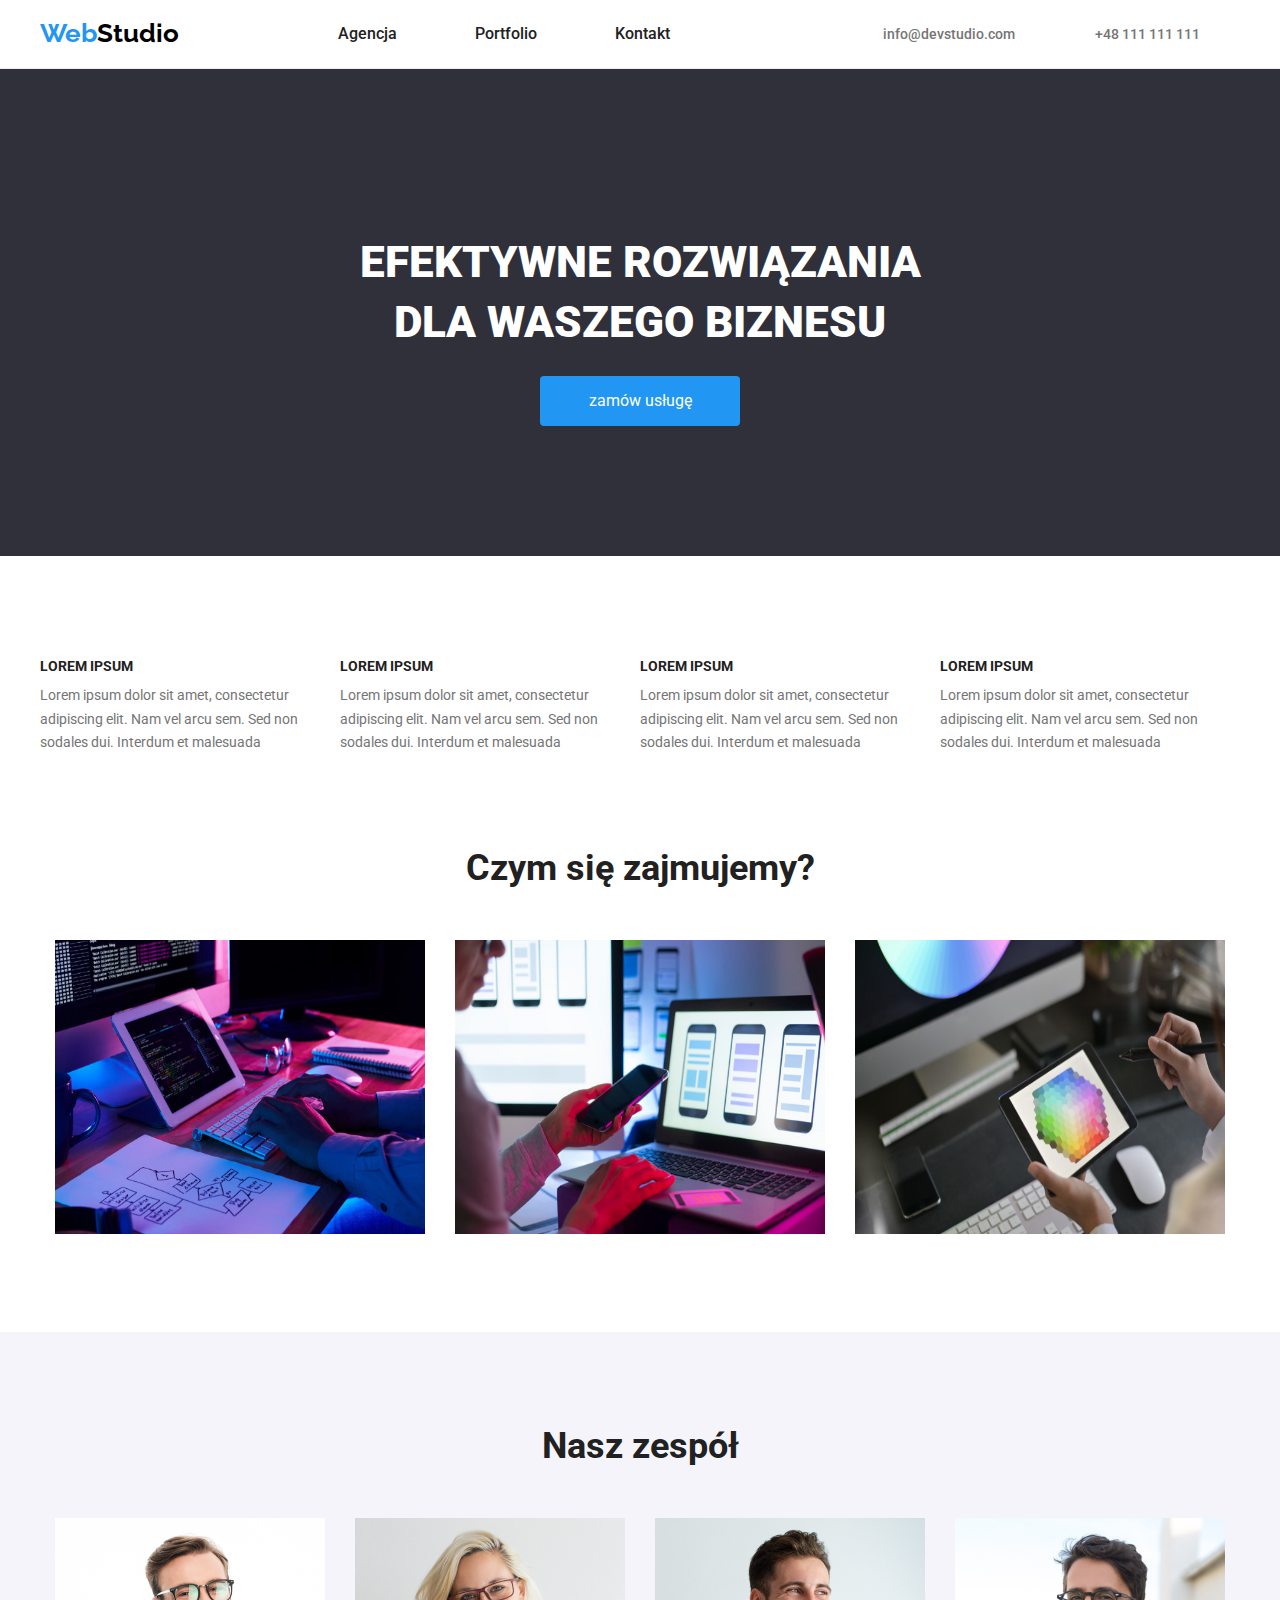
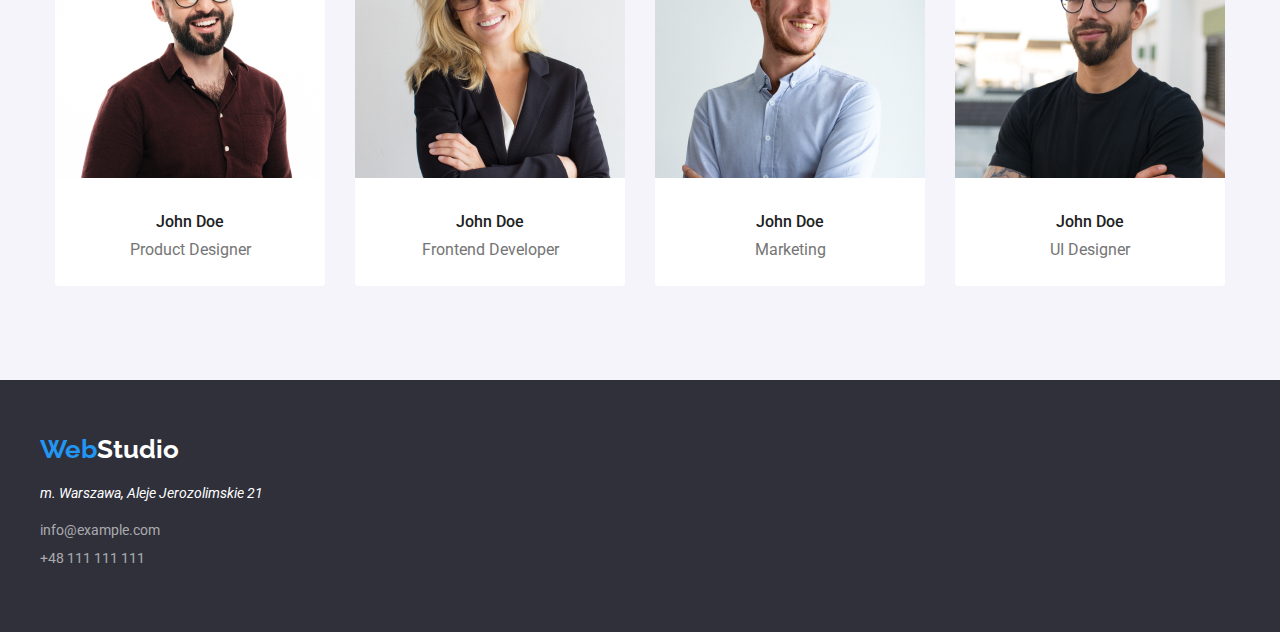
<file: index.html>
<!DOCTYPE html>
<html lang="pl">
  <head>
    <meta charset="UTF-8" />
    <meta http-equiv="X-UA-Compatible" content="IE=edge" />
    <meta name="viewport" content="width=device-width, initial-scale=1.0" />
    <title>Document</title>
    <link rel="stylesheet" href="CSS/modern-normalize.css" />
    <link rel="stylesheet" href=CSS/styles.css>
    <link rel="preconnect" href="https://fonts.googleapis.com" />
    <link rel="preconnect" href="https://fonts.gstatic.com" crossorigin />
    <link
      href="https://fonts.googleapis.com/css2?family=Raleway:ital,wght@0,700;1,700&family=Roboto:ital,wght@0,400;0,500;0,700;0,900;1,400;1,500;1,700;1,900&display=swap"
      rel="stylesheet"
    />
  </head>
  <body>
    <header>
      <div class="header-wrapper container">
        <a class="logo-webstudio" href="index.html"
          >Web<span class="logo_studio">Studio</span></a
        >
        <ul class="navigation">
          <li><a class="navigation-links" href="#">Agencja</a></li>
          <li>
            <a class="navigation-links" href="portfolio.html">Portfolio</a>
          </li>
          <li><a class="navigation-links" href="#">Kontakt</a></li>
        </ul>
        <ul class="mail-tel-container">
          <li>
            <a class="mail_tel_top" href="mailto:info@devstudio.com"
              >info@devstudio.com</a
            >
          </li>
          <li>
            <a class="mail_tel_top" href="+48111111111">+48 111 111 111</a>
          </li>
        </ul>
      </div>
    </header>
    <main>
      <section class="h1-section">
        <h1 class="h1-text container">
          EFEKTYWNE ROZWIĄZANIA<br />DLA WASZEGO BIZNESU
        </h1>
        <button class="button-order-service" type="button">zamów usługę</button>
      </section>
      <!--nasze atuty english:assets-->
      <section>
        <ul class="assets-container">
          <li>
            <h4 class="atuty">LOREM IPSUM</h4>
            <p class="atuty-description">
              Lorem ipsum dolor sit amet, consectetur adipiscing elit. Nam vel
              arcu sem. Sed non sodales dui. Interdum et malesuada
            </p>
          </li>
          <li>
            <h4 class="atuty">LOREM IPSUM</h4>
            <p class="atuty-description">
              Lorem ipsum dolor sit amet, consectetur adipiscing elit. Nam vel
              arcu sem. Sed non sodales dui. Interdum et malesuada
            </p>
          </li>
          <li>
            <h4 class="atuty">LOREM IPSUM</h4>
            <p class="atuty-description">
              Lorem ipsum dolor sit amet, consectetur adipiscing elit. Nam vel
              arcu sem. Sed non sodales dui. Interdum et malesuada
            </p>
          </li>
          <li>
            <h4 class="atuty">LOREM IPSUM</h4>
            <p class="atuty-description">
              Lorem ipsum dolor sit amet, consectetur adipiscing elit. Nam vel
              arcu sem. Sed non sodales dui. Interdum et malesuada
            </p>
          </li>
        </ul>
      </section>
      <!--CZYM SIĘ ZAJMUJEMY-->
      <section>
        <div class="what-we-do-wrapper section">
          <h2 class="what-we-do-header">Czym się zajmujemy?</h2>
          <ul class="what-we-do-list">
            <li>
              <img
                width="370"
                height="294"
                src="images/programmer.jfif"
                alt=" close-up-image-programer-working-his-desk-office"
              />
            </li>
            <li>
              <img
                width="370"
                height="294"
                src="images/phone_in_hand.jfif"
                alt=" web-ui-designers-are-developing-application-smartphones-team-creators-is-working-interface-mobile-phones"
              />
            </li>
            <li>
              <img
                width="370"
                height="294"
                src="images/tablet_colours.jfif"
                alt="creative-artist-web-design-with-working-colour-selection-graphic-tablet"
              />
            </li>
          </ul>
        </div>
      </section>
      <!--NASZ ZESPÓŁ-->
      <section>
        <div class="team-container section">
          <h2 class="team-header">Nasz zespół</h2>
          <ul class="our-team-list">
            <li>
              <div class="box-for-picture">
                <img
                  width="270"
                  height="260"
                  src="images\product_designer_1.jpg"
                  alt="John Doe Product designer"
                />
                <p class="people">John Doe</p>
                <p class="job-name">Product Designer</p>
              </div>
            </li>
            <li>
              <div class="box-for-picture">
                <img
                  width="270"
                  height="260"
                  src="images\frontend_developer_2.jpg"
                  alt="John Doe frontend developer"
                />
                <p class="people">John Doe</p>
                <p class="job-name">Frontend Developer</p>
              </div>
            </li>
            <li>
              <div class="box-for-picture">
                <img
                  width="270"
                  height="260"
                  src="images\marketing_3.jpg"
                  alt="John Doe marketing"
                />
                <p class="people">John Doe</p>
                <p class="job-name">Marketing</p>
              </div>
            </li>
            <li>
              <div class="box-for-picture">
                <img
                  width="270"
                  height="260"
                  src="images\ui-_designer_4.jpg"
                  alt="John Doe marketing"
                />
                <p class="people">John Doe</p>
                <p class="job-name">UI Designer</p>
              </div>
            </li>
          </ul>
        </div>
      </section>
    </main>
    <footer class="footer-container">
      <div class="footer-text">
        <div class="logo-webstudio-footer">
          Web<span class="logo_studio_footer">Studio</span>
        </div>
        <address class="footer-adress">
          m. Warszawa, Aleje Jerozolimskie 21
        </address>
        <p>
          <a class="mail_tel_footer" href="mailto:info@example.com"
            >info@example.com</a
          >
        </p>
        <p>
          <a class="mail_tel_footer" href="+48111111111">+48 111 111 111</a>
        </p>
      </div>
    </footer>
  </body>
</html>
</file>
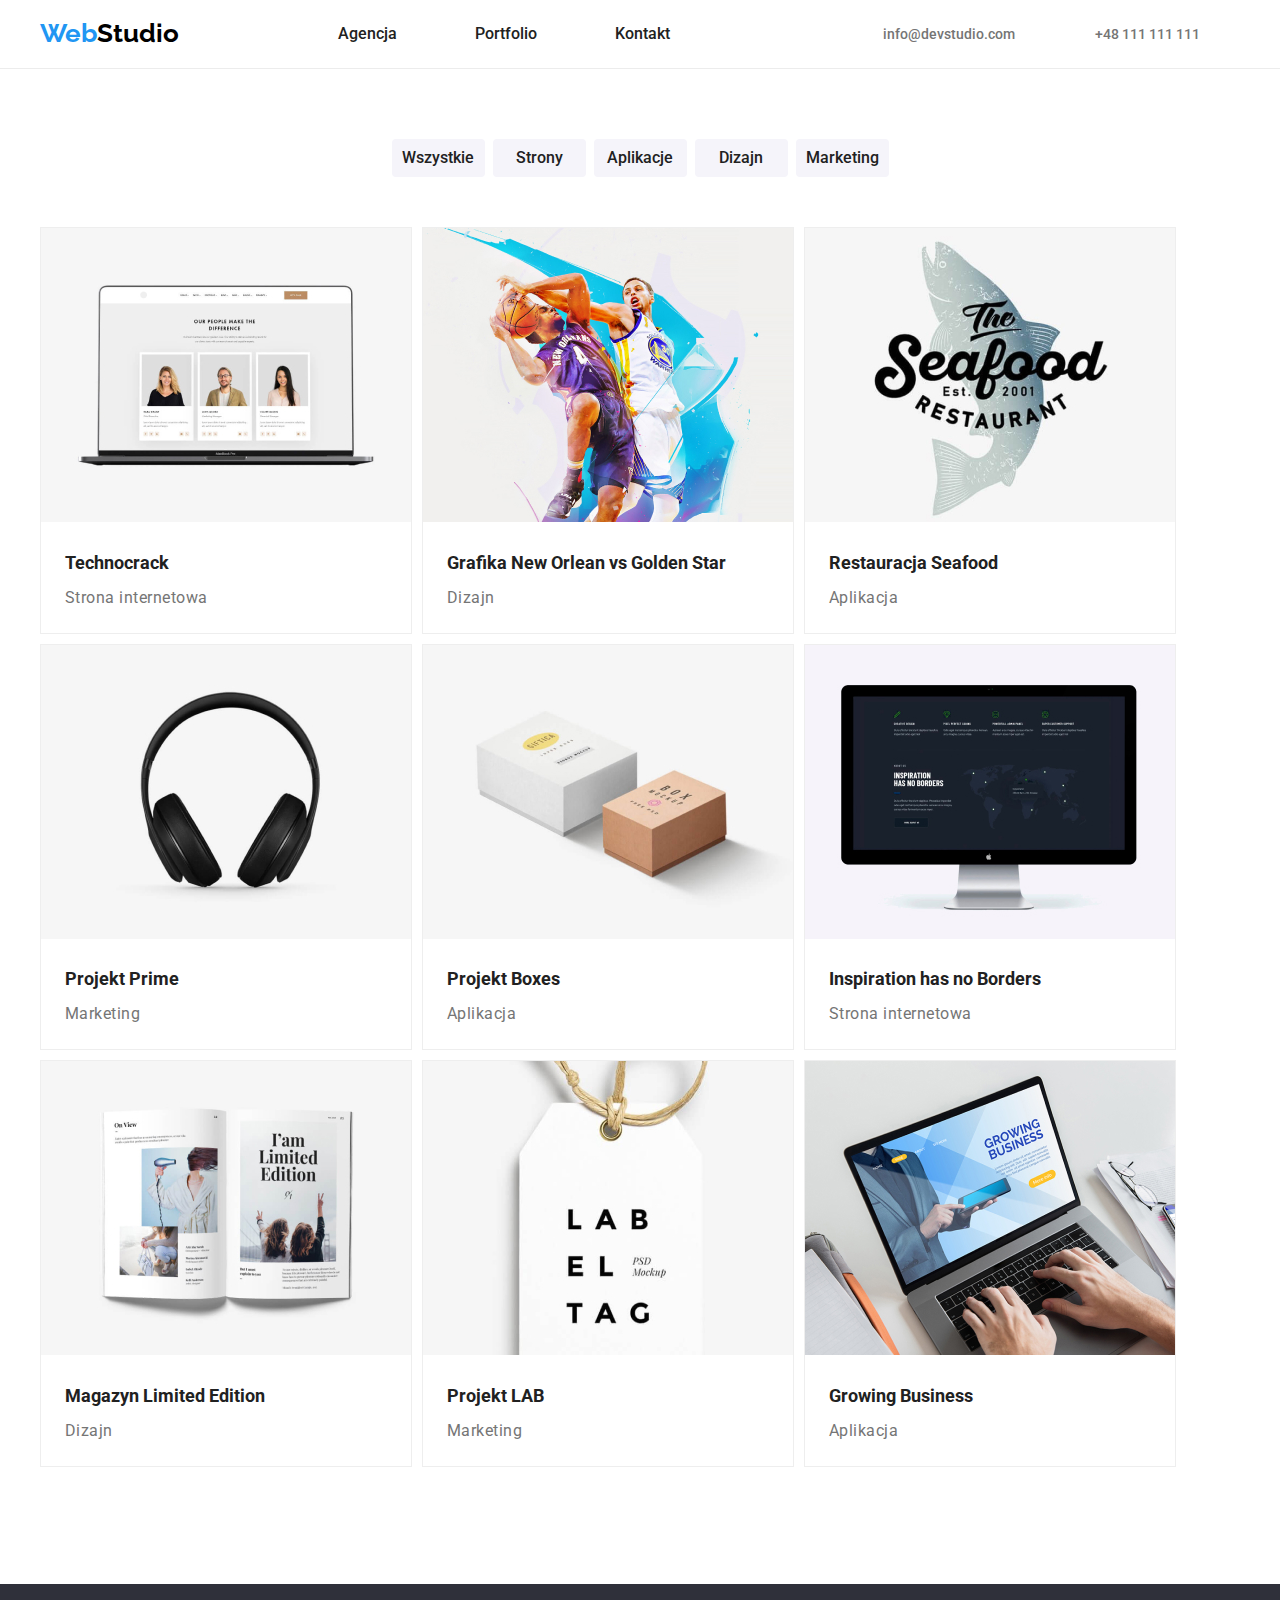
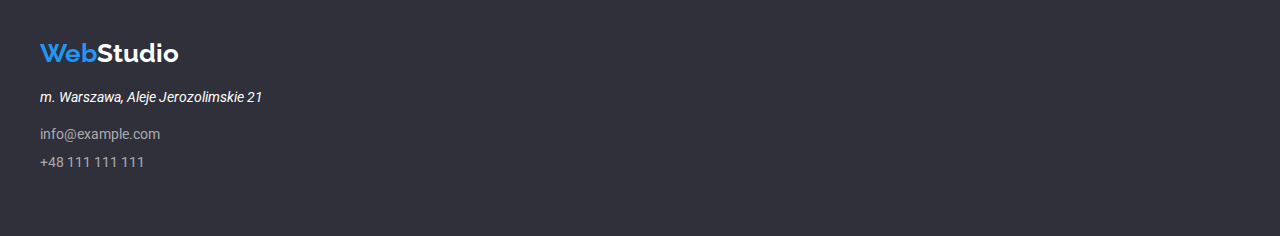
<file: portfolio.html>
<!DOCTYPE html>
<html lang="pl">
  <head>
    <meta charset="UTF-8" />
    <meta http-equiv="X-UA-Compatible" content="IE=edge" />
    <meta name="viewport" content="width=device-width, initial-scale=1.0" />
    <title>Document</title>
    <link rel="stylesheet" href="CSS/modern-normalize.css" />
    <link rel="stylesheet" href="CSS/styles.css" />
    <link rel="preconnect" href="https://fonts.googleapis.com" />
    <link rel="preconnect" href="https://fonts.gstatic.com" crossorigin />
    <link
      href="https://fonts.googleapis.com/css2?family=Raleway:ital,wght@0,700;1,700&family=Roboto:ital,wght@0,400;0,500;0,700;0,900;1,400;1,500;1,700;1,900&display=swap"
      rel="stylesheet"
    />
  </head>
  <body>
    <header>
      <div class="header-wrapper container">
        <a class="logo-webstudio" href="index.html"
          >Web<span class="logo_studio">Studio</span></a
        >
        <ul class="navigation">
          <li><a class="navigation-links" href="#">Agencja</a></li>
          <li>
            <a class="navigation-links" href="portfolio.html">Portfolio</a>
          </li>
          <li><a class="navigation-links" href="#">Kontakt</a></li>
        </ul>
        <ul class="mail-tel-container">
          <li>
            <a class="mail_tel_top" href="mailto:info@devstudio.com"
              >info@devstudio.com</a
            >
          </li>
          <li>
            <a class="mail_tel_top" href="+48111111111">+48 111 111 111</a>
          </li>
        </ul>
      </div>
    </header>
    <main>
      <section>
        <ul class="portfolio-filters">
          <li>
            <button type="button" class="portfolio-button-filter">
              Wszystkie
            </button>
          </li>
          <li>
            <button class="portfolio-button-filter" type="button">
              Strony
            </button>
          </li>
          <li>
            <button class="portfolio-button-filter" type="button">
              Aplikacje
            </button>
          </li>
          <li>
            <button class="portfolio-button-filter" type="button">
              Dizajn
            </button>
          </li>
          <li>
            <button class="portfolio-button-filter" type="button">
              Marketing
            </button>
          </li>
        </ul>
      </section>
      <section>
        <div class="container">
          <ul class="projects-grid">
            <li class="box-for-project">
              <img
                width="370"
                height="294"
                src="images/technocrack.jpg"
                alt="technocrack"
              /><br />
              <h3 class="name_of_project">Technocrack</h3>
              <p class="project-description">Strona internetowa</p>
            </li>
            <li class="box-for-project">
              <img
                width="370"
                height="294"
                src="images/grafika_new_orlean.jpg"
                alt="picture_new_orlean"
              />
              <h3 class="name_of_project">
                Grafika New Orlean vs Golden Star</h3>
              <p class="project-description">Dizajn</p>
            </li>
            <li class="box-for-project">
              <img
                width="370"
                height="294"
                src="images/restauracja_seafood.jpg"
                alt="picture_restauraca_seafood"
              />
              <h3 class="name_of_project"> Restauracja Seafood</h3
              ><p class="project-description">Aplikacja</p>
            </li>
            <li class="box-for-project">
              <img
                width="370"
                height="294"
                src="images/projekt_prime.jpg"
                alt="picture_headphones"
              />
              <h3 class="name_of_project"> Projekt Prime</h3><p class="project-description">Marketing</p>
            </li>
            <li class="box-for-project">
              <img
                width="370"
                height="294"
                src="images/projekt_boxes.jpg"
                alt="picture_boxes"
              />
              <h3 class="name_of_project"> Projekt Boxes</h3><p class="project-description">Aplikacja</p>
            </li>
            <li class="box-for-project">
              <img
                width="370"
                height="294"
                src="images/inspiration.jpg"
                alt="picture_web_site"
              />
              <h3 class="name_of_project"> Inspiration has no Borders</h3
              ><p class="project-description">Strona internetowa</p>
            </li>
            <li class="box-for-project">
              <img
                width="370"
                height="294"
                src="images/magazyn.jpg"
                alt="magazine"
              />
              <h3 class="name_of_project"> Magazyn Limited Edition</h3
              ><p class="project-description">Dizajn</p>
            </li>
            <li class="box-for-project">
              <img
                width="370"
                height="294"
                src="images/projekt_lab.jpg"
                alt="picture_label"
              />
              <h3 class="name_of_project"> Projekt LAB</h3>
              <p class="project-description">Marketing</p>
            </li>
            <li class="box-for-project">
              <img
                width="370"
                height="294"
                src="images/growing_business.jpg"
                alt="picture_desktop_application"
              />
              <h3 class="name_of_project">Growing Business</h3>
              <p class="project-description">Aplikacja</p>
            </li>
          </ul>
        </div>
      </section>
    </main>
    <footer class="footer-container">
      <div class="footer-text">
        <div class="logo-webstudio-footer">
          Web<span class="logo_studio_footer">Studio</span>
        </div>
        <address class="footer-adress">
          m. Warszawa, Aleje Jerozolimskie 21
        </address>
        <p>
          <a class="mail_tel_footer" href="mailto:info@example.com"
            >info@example.com</a
          >
        </p>
        <p>
          <a class="mail_tel_footer" href="+48111111111">+48 111 111 111</a>
        </p>
      </div>
    </footer>
  </body>
</html>
</file>
<file: CSS/styles.css>
:root {
  --grey-color: #757575;
  --black-txt: #212121;
  --button-pink-bgc-color: #f5f4fa;
  --blue-color: #2196f3;
  --footer-header-bgc-color: #2f303a;
  --white-bgc-color: #ffffff;
}

body {
  font-family: "Roboto", sans-serif;
  color: #212121;
  margin: 0 auto;
}

*,
*::after,
*::before {
  margin: 0;
  padding: 0;
}

.container {
  max-width: 1200px;
  margin-left: auto;
  margin-right: auto;
}

.section {
  padding-top: 94px;
  padding-bottom: 94px;
}

/*HEADER */

.logo-webstudio {
  font-family: "Raleway";
  font-size: 26px;
  font-weight: 700;
  line-height: 1.2rem;
  color: var(--blue-color);
  text-decoration: none;
  margin-top: 24px;
  margin-bottom: 25px;
}

.logo_studio {
  color: black;
}

.navigation {
  display: flex;
}

.header-wrapper {
  display: flex;
  align-items: center;
  justify-content: space-between;
}

.navigation-links {
  text-decoration: none;
  color: var(--black-txt);
  font-style: medium;
  font-size: 16px;
  font-weight: 500;
  line-height: 1rem;
  width: 51px;
  height: 16px;
  margin: 32px 46px 32px 32px;
}

.navigation-links:hover {
  color: var(--blue-color);
}

.navigation-links:focus {
  color: var(--blue-color);
}

.mail-tel-container {
  display: flex;
  justify-content: right;
}

.mail_tel_top {
  color: var(--grey-color);
  font-size: 14px;
  line-height: 1.75rem;
  text-decoration: none;
  font-weight: 500;
  margin-inline: 40px;
  margin-right: 227p;
}

.mail_tel_top:hover {
  color: var(--blue-color);
}

header {
  border-bottom: 1px solid;
  border-color: rgba(236, 236, 236, 1);
}
/*END OF HEADER*/

.button-order-service {
  background-color: var(--blue-color);
  color: #ffffff;
  width: 200px;
  height: 50px;
  border-radius: 4px;
  border: none;
  font-style: bold;
  font-size: 16px;
  line-height: 1.6rem;
  cursor: pointer;
}
.button-order-service:hover {
  transform: scale(1.05);
}

.h1-section {
  background-color: var(--footer-header-bgc-color);
  text-align: center;
  height: 487px;
}

.h1-text {
  color: #ffffff;
  text-align: center;
  font-size: 44px;
  font-weight: 900;
  line-height: 60px;
  font-family: Roboto;
  padding-top: 162.33px;
  padding-bottom: 24.35px;
  padding-inline: 452p;
}

.atuty-description {
  font-style: normal;
  font-size: 14px;
  font-weight: 400;
  color: var(--grey-color);
  text-align: left;
  line-height: 1.46rem;
  vertical-align: top;
  padding-top: 10px;
  margin-right: 30px;
  width: 270px;
}

.atuty {
  color: var(--black-txt);
  font-size: 14px;
  text-align: left;
  vertical-align: top;
}

.assets-container {
  display: flex;
  margin: 0 auto;
  justify-content: center;
  margin-top: 102px;
}

/* FOOTER */
.footer-container {
  background-color: var(--footer-header-bgc-color);
  display: flex;
  justify-content: center;
}

.footer-text {
  display: flex;
  flex-direction: column;
  height: 252px;
  width: 1200px;
  align-items: flex-start;
  justify-content: center;
}

.footer-adress {
  color: #ffffff;
  font-size: 14px;
  line-height: 1.75rem;
  margin-bottom: 9px;
}

.logo-webstudio-footer {
  font-family: "Raleway";
  font-style: bold;
  font-size: 26px;
  font-weight: 700;
  line-height: 1.2rem;
  letter-spacing: 0, 03em;
  color: var(--blue-color);
  text-decoration: none;
  margin-bottom: 20px;
}

.logo_studio_footer {
  color: rgba(255, 255, 255, 1);
}

.mail_tel_footer {
  color: rgba(255, 255, 255, 0.6);
  font-size: 14px;
  line-height: 1.75rem;
  text-decoration: none;
}
/* END OF FOOTER */

ul {
  list-style: none;
}

.what-we-do-wrapper {
  display: flex;
  flex-direction: column;
  max-width: 1170px;
  margin-inline: auto;
}

.what-we-do-header {
  font-size: 36px;
  text-align: center;
  margin-bottom: 50px;
}

.what-we-do-list {
  display: flex;
  justify-content: center;
  gap: 30px;
}

.team-container {
  display: flex;
  flex-direction: column;
  background-color: rgba(245, 244, 250, 1);
  height: 648px;
  margin: auto;
}

.team-header {
  font-size: 36px;
  text-align: center;
  margin-bottom: 50px;
}

.our-team-list {
  display: flex;
  justify-content: center;
  gap: 30px;
}

.box-for-picture {
  width: 270px;
  height: 368px;
  background-color: var(--white-bgc-color);
  border-radius: 4px;
}

.people {
  font-weight: 500;
  font-size: 16px;
  text-align: center;
  line-height: 19px;
  margin-top: 30px;
  margin-bottom: 10px;
}
.job-name {
  color: var(--grey-color);
  font-weight: 400;
  text-align: center;
}

/**PORTFOLIO START**/

.portfolio-filters {
  display: flex;
  justify-content: center;
  margin-top: 70px;
  gap: 8px;
}

.portfolio-button-filter {
  width: 93px;
  height: 38px;
  font-weight: 500;
  border: none;
  color: var(--black-txt);
  background-color: var(--button-pink-bgc-color);
  border-radius: 4px;
  line-height: 1.39rem;
  cursor: pointer;
}
.portfolio-button-filter:hover {
  background-color: var(--blue-color);
  color: #ffffff;
}

.name_of_project {
  color: var(--black-txt);
  font-size: 18px;
  letter-spacing: 6%;
  line-height: 2rem;
  font-weight: 700;
  margin-bottom: 4px;
  margin-top: 20px;
  margin-left: 24px;
}

.project-description {
  color: var(--grey-color);
  font-weight: 400;
  font-size: 16px;
  letter-spacing:0.03em;
  line-height: 1.88rem;
  margin-left:24px;
  margin-bottom: 20px;
}

.projects-grid {
  display: flex;
  flex-wrap: wrap;
  gap: 10px;
  padding-bottom: 117px;
  padding-top: 50px;
}

.box-for-project {
  border: 1px solid rgba(238, 238, 238, 1);
}

/**PORTFOLIO END**/
</file>
